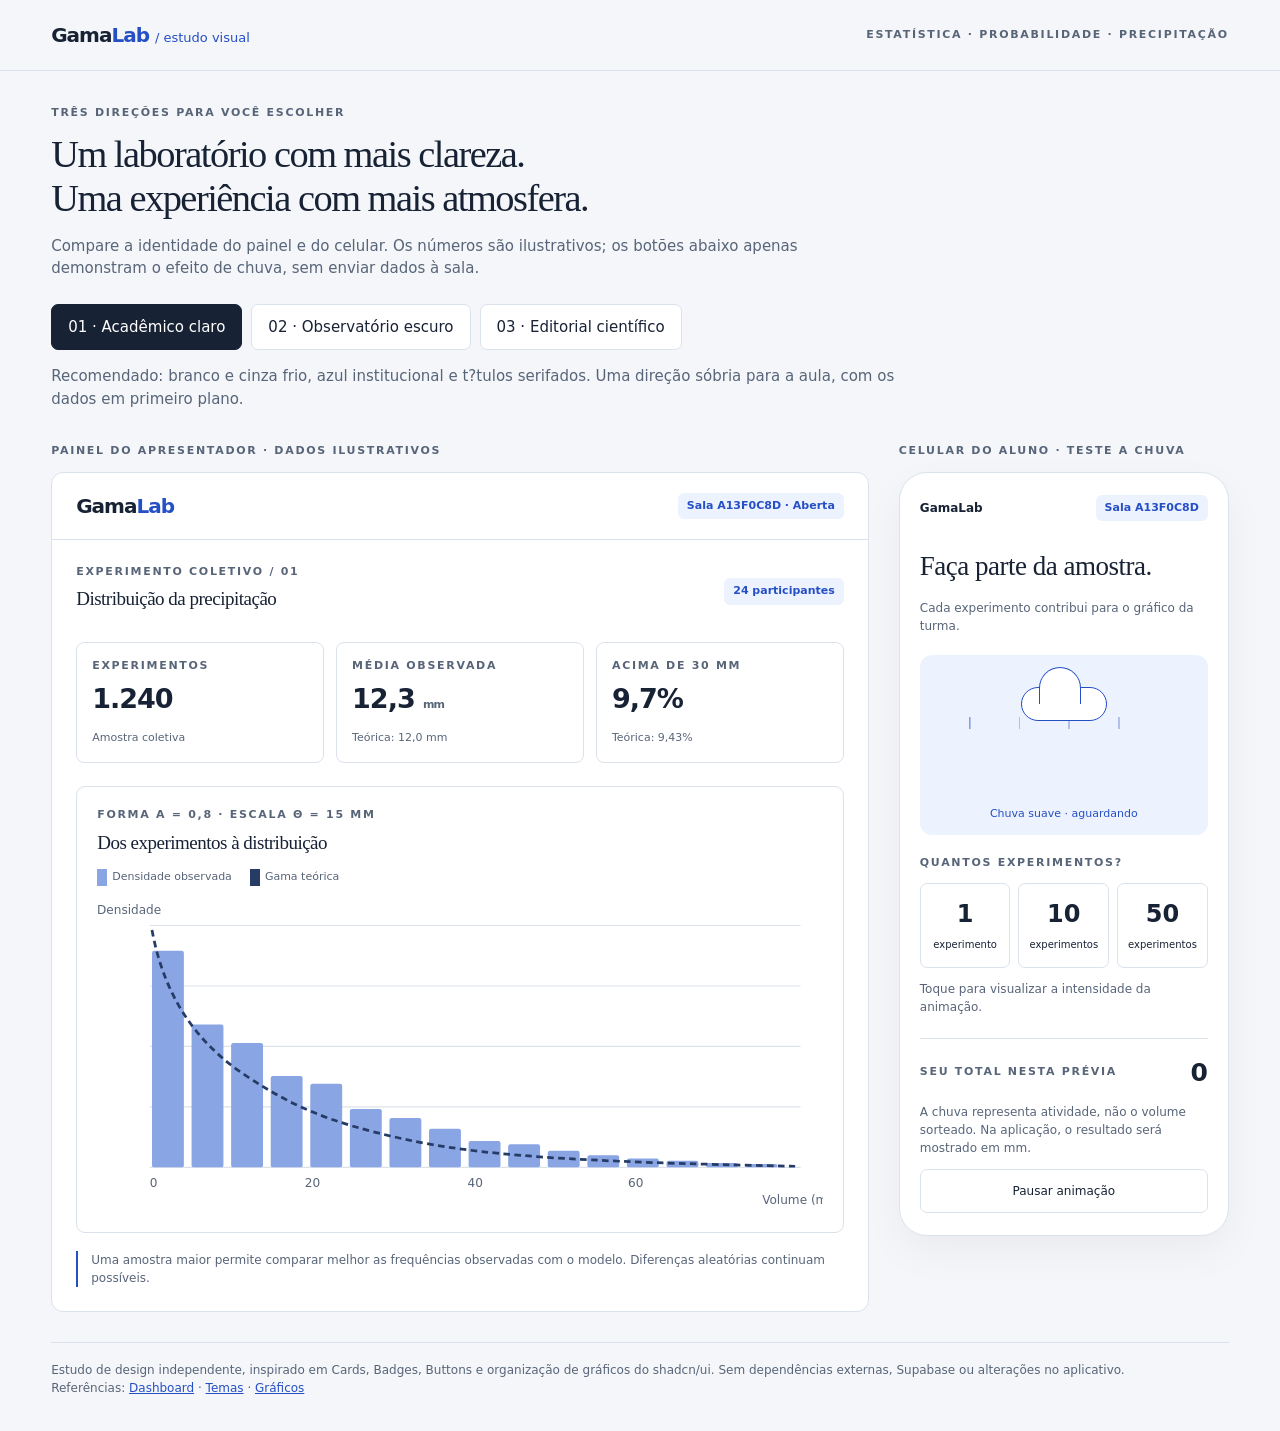
<file: design/propostas.html>
<!doctype html>
<html lang="pt-BR">
<meta charset="utf-8"><meta name="viewport" content="width=device-width,initial-scale=1">
<title>GamaLab — propostas de identidade</title>
<style>
:root{--bg:#f4f6f9;--card:#fff;--ink:#182235;--muted:#586579;--line:#dce2eb;--accent:#254fc5;--soft:#edf2ff;--bar:#8aa5e4;--curve:#263c67}*{box-sizing:border-box}body{margin:0;background:var(--bg);color:var(--ink);font:15px/1.5 system-ui,sans-serif;transition:background .3s,color .3s}body[data-theme=dark]{--bg:#10151d;--card:#181f29;--ink:#eef2f8;--muted:#a5b1c2;--line:#344050;--accent:#a6c2ff;--soft:#25334b;--bar:#6288c9;--curve:#e2c397}body[data-theme=paper]{--bg:#efede7;--card:#faf9f5;--ink:#272f2b;--muted:#60685f;--line:#d6d8cd;--accent:#315a48;--soft:#e8eee6;--bar:#8ba994;--curve:#7a4a35}button{font:inherit;cursor:pointer;border:1px solid var(--line);border-radius:7px;background:var(--card);color:var(--ink);padding:11px 16px;min-height:44px}button:focus-visible,a:focus-visible{outline:3px solid var(--accent);outline-offset:4px}button[aria-pressed=true]{background:var(--ink);color:var(--card);border-color:var(--ink)}header{padding:20px 4vw;border-bottom:1px solid var(--line);display:flex;justify-content:space-between;align-items:center}.brand{font-size:20px;font-weight:750;letter-spacing:-1px}.brand span{color:var(--accent)}.label{font-size:11px;letter-spacing:1.7px;text-transform:uppercase;color:var(--muted);font-weight:650}main{max-width:1380px;margin:auto;padding:34px 4vw}h1{font-size:clamp(28px,3vw,42px);letter-spacing:-1.5px;line-height:1.15;margin:10px 0}h1,h2{font-family:Georgia,"Times New Roman",serif;font-weight:500}h2{font-size:19px;letter-spacing:-.5px;margin:5px 0}p{color:var(--muted)}.intro{max-width:820px}.themes{display:flex;gap:9px;flex-wrap:wrap;margin:24px 0 12px}.description{min-height:48px;max-width:880px}.layout{display:grid;grid-template-columns:minmax(0,1fr) 330px;gap:30px;align-items:start;margin-top:30px}.desktop{border:1px solid var(--line);border-radius:12px;background:var(--card);overflow:hidden}.chrome{display:flex;justify-content:space-between;padding:18px 24px;border-bottom:1px solid var(--line);align-items:center}.badge{background:var(--soft);color:var(--accent);padding:5px 9px;border-radius:6px;font-size:11px;font-weight:650}.dashboard{padding:24px}.heading{display:flex;justify-content:space-between;gap:10px;align-items:center}.stats{display:grid;grid-template-columns:repeat(3,1fr);gap:12px;margin:23px 0}.stat{border:1px solid var(--line);padding:15px;border-radius:8px}.stat strong{display:block;font-size:27px;letter-spacing:-1px;font-variant-numeric:tabular-nums;margin:5px 0}.stat small{font-size:11px;color:var(--muted)}.chart{border:1px solid var(--line);padding:20px;border-radius:9px}.legend{display:flex;gap:18px;font-size:11px;color:var(--muted);margin:12px 0}.legend span:first-child{border-left:10px solid var(--bar);padding-left:5px}.legend span+span{border-left:10px solid var(--curve);padding-left:5px}svg{width:100%;height:auto}svg text{fill:var(--muted);font:11px system-ui}.note{margin-top:18px;border-left:2px solid var(--accent);padding-left:13px;font-size:12px;color:var(--muted)}.phone{background:var(--card);border:1px solid var(--line);border-radius:28px;padding:22px 20px;box-shadow:0 16px 42px #0000000c}.phone-head{display:flex;justify-content:space-between;align-items:center;font-size:12px}.phone h2{font-size:27px;margin-top:25px}.phone p{font-size:12px}.weather{height:180px;position:relative;overflow:hidden;background:var(--soft);border-radius:12px;margin:20px 0}.cloud{position:absolute;top:32px;left:calc(50% - 43px);width:86px;height:34px;border:1.5px solid var(--accent);border-radius:30px;background:var(--card);z-index:2}.cloud:before{content:"";position:absolute;width:40px;height:36px;top:-21px;left:17px;border:1.5px solid var(--accent);border-bottom:0;border-radius:40px 40px 0 0;background:var(--card)}.drop{position:absolute;top:62px;left:var(--x);height:12px;width:1.5px;background:var(--accent);opacity:.3;animation:rain var(--speed,1.8s) linear infinite;animation-delay:var(--delay)}@keyframes rain{from{transform:translate(0,0);opacity:0}25%{opacity:.5}to{transform:translate(-14px,85px);opacity:0}}.weather-label{position:absolute;bottom:12px;width:100%;text-align:center;font-size:11px;color:var(--accent)}.lots{display:grid;grid-template-columns:repeat(3,1fr);gap:8px}.lots button{padding:12px 4px}.lots strong{display:block;font-size:24px}.lots small{font-size:10px}.phone-total{border-top:1px solid var(--line);margin-top:20px;padding-top:15px;display:flex;justify-content:space-between;align-items:center}.phone-total strong{font-size:25px}.feedback{min-height:38px}footer{border-top:1px solid var(--line);margin-top:30px;padding-top:18px;color:var(--muted);font-size:12px}a{color:var(--accent)}body[data-theme=paper] h1,body[data-theme=paper] h2{font-family:Georgia,serif;font-weight:500}body[data-theme=paper] .desktop{border-radius:2px}@media(max-width:1000px){.layout{grid-template-columns:1fr}.phone{max-width:360px;width:100%;margin:auto}}@media(max-width:550px){.stats{grid-template-columns:1fr}.stat{display:flex;justify-content:space-between;align-items:center;gap:8px}.stat strong{font-size:23px}.stat small{display:none}.dashboard{padding:14px}.chrome{padding:14px}.heading{align-items:start}.heading .badge{display:none}.chart{padding:12px}header>.label{display:none}}@media(prefers-reduced-motion:reduce){*,*:before{animation:none!important;transition:none!important}.drop{top:90px;opacity:.35}}
</style>
<body data-theme="light">
<header><div class="brand">Gama<span>Lab</span> <span style="font-weight:400;font-size:13px;letter-spacing:0">/ estudo visual</span></div><div class="label">Estatística · Probabilidade · Precipitação</div></header>
<main><div class="intro"><div class="label">Três direções para você escolher</div><h1>Um laboratório com mais clareza.<br>Uma experiência com mais atmosfera.</h1><p>Compare a identidade do painel e do celular. Os números são ilustrativos; os botões abaixo apenas demonstram o efeito de chuva, sem enviar dados à sala.</p></div>
<div class="themes" role="group" aria-label="Proposta visual"><button data-theme="light" aria-pressed="true">01 · Acadêmico claro</button><button data-theme="dark" aria-pressed="false">02 · Observatório escuro</button><button data-theme="paper" aria-pressed="false">03 · Editorial científico</button></div>
<p class="description" id="description">Recomendado: branco e cinza frio, azul institucional e t?tulos serifados. Uma direção sóbria para a aula, com os dados em primeiro plano.</p>
<div class="layout"><section aria-label="Proposta do painel do apresentador"><div class="label" style="margin-bottom:12px">Painel do apresentador · dados ilustrativos</div><div class="desktop"><div class="chrome"><div class="brand">Gama<span>Lab</span></div><span class="badge">Sala A13F0C8D · Aberta</span></div><div class="dashboard"><div class="heading"><div><div class="label">Experimento coletivo / 01</div><h2>Distribuição da precipitação</h2></div><span class="badge">24 participantes</span></div><div class="stats"><div class="stat"><div class="label">Experimentos</div><strong>1.240</strong><small>Amostra coletiva</small></div><div class="stat"><div class="label">Média observada</div><strong>12,3 <small>mm</small></strong><small>Teórica: 12,0 mm</small></div><div class="stat"><div class="label">Acima de 30 mm</div><strong>9,7%</strong><small>Teórica: 9,43%</small></div></div><div class="chart"><div class="label">Forma α = 0,8 · Escala θ = 15 mm</div><h2>Dos experimentos à distribuição</h2><div class="legend"><span>Densidade observada</span><span>Gama teórica</span></div><svg viewBox="0 0 660 280" role="img" aria-label="Esboço ilustrativo de histograma assimétrico, com volumes menores mais frequentes. Não calculado a partir dos números apresentados."><g stroke="var(--line)"><path d="M48 25H640 M48 80H640 M48 135H640 M48 190H640 M48 245H640"/></g><text x="0" y="15">Densidade</text><g fill="var(--bar)" id="bars"></g><path d="M50 29 C62 95 95 135 136 162 S210 204 278 219 S431 240 635 244" fill="none" stroke="var(--curve)" stroke-width="2.5" stroke-dasharray="6 4"/><text x="48" y="263">0</text><text x="189" y="263">20</text><text x="337" y="263">40</text><text x="483" y="263">60</text><text x="605" y="278">Volume (mm)</text></svg></div><div class="note">Uma amostra maior permite comparar melhor as frequências observadas com o modelo. Diferenças aleatórias continuam possíveis.</div></div></div></section>
<section aria-label="Proposta de participação pelo celular"><div class="label" style="margin-bottom:12px">Celular do aluno · teste a chuva</div><div class="phone"><div class="phone-head"><b>GamaLab</b><span class="badge">Sala A13F0C8D</span></div><h2>Faça parte da amostra.</h2><p>Cada experimento contribui para o gráfico da turma.</p><div class="weather" aria-hidden="true"><div class="cloud"></div><div id="rain"></div><div class="weather-label" id="rain-label">Chuva suave · aguardando</div></div><div class="label" style="margin-bottom:12px">Quantos experimentos?</div><div class="lots"><button data-n="1"><strong>1</strong><small>experimento</small></button><button data-n="10"><strong>10</strong><small>experimentos</small></button><button data-n="50"><strong>50</strong><small>experimentos</small></button></div><p class="feedback" id="feedback" role="status" aria-live="polite">Toque para visualizar a intensidade da animação.</p><div class="phone-total"><span class="label">Seu total nesta prévia</span><strong id="total">0</strong></div><p>A chuva representa atividade, não o volume sorteado. Na aplicação, o resultado será mostrado em mm.</p><button id="motion" aria-pressed="false" style="width:100%;font-size:12px">Pausar animação</button></div></section></div>
<footer>Estudo de design independente, inspirado em Cards, Badges, Buttons e organização de gráficos do shadcn/ui. Sem dependências externas, Supabase ou alterações no aplicativo.<br>Referências: <a href="https://ui.shadcn.com/blocks?category=dashboard">Dashboard</a> · <a href="https://ui.shadcn.com/docs/theming">Temas</a> · <a href="https://ui.shadcn.com/docs/components/base/chart">Gráficos</a></footer></main>
<script>
const descriptions={light:'Recomendado: branco e cinza frio, azul institucional e t?tulos serifados. Uma direção sóbria para a aula, com os dados em primeiro plano.',dark:'Grafite, azul acinzentado e curva em tom areia. Atmosfera de observatório, com brilho contido. Vale conferir a legibilidade no projetor da sala.',paper:'Papel claro, verde profundo e títulos serifados. Uma direção próxima de publicações científicas, com linguagem visual mais editorial.'};
document.querySelectorAll('button[data-theme]').forEach(button=>button.addEventListener('click',()=>{document.body.dataset.theme=button.dataset.theme;document.querySelectorAll('button[data-theme]').forEach(b=>b.setAttribute('aria-pressed',String(b===button)));document.getElementById('description').textContent=descriptions[button.dataset.theme]}));
document.getElementById('bars').innerHTML=[197,130,113,83,76,53,45,35,24,21,15,11,8,6,4,3].map((h,i)=>`<rect x="${50+i*36}" y="${245-h}" width="29" height="${h}" rx="2"/>`).join('');
let total=0,timer,paused=false;const rain=document.getElementById('rain');
function weather(n,speed){rain.innerHTML=Array.from({length:n},(_,i)=>`<i class="drop" style="--x:${17+(i*17.3)%69}%;--delay:-${(i*.37)%2}s;--speed:${speed}s;animation-play-state:${paused?'paused':'running'}"></i>`).join('')}
weather(5,1.8);
document.querySelectorAll('[data-n]').forEach(button=>button.addEventListener('click',()=>{const n=Number(button.dataset.n);total+=n;document.getElementById('total').textContent=total;weather(n===50?42:n===10?18:8,n===50?.65:n===10?1:1.5);document.getElementById('rain-label').textContent=n===50?'Chuva intensa · lote de 50':n===10?'Chuva moderada · lote de 10':'Chuva leve · 1 experimento';document.getElementById('feedback').textContent=`Prévia de ${n} experimento(s). Nenhum dado foi enviado.`;clearTimeout(timer);timer=setTimeout(()=>{weather(5,1.8);document.getElementById('rain-label').textContent='Chuva suave · aguardando'},4000)}));
document.getElementById('motion').addEventListener('click',event=>{paused=!paused;event.currentTarget.setAttribute('aria-pressed',String(paused));event.currentTarget.textContent=paused?'Retomar animação':'Pausar animação';rain.querySelectorAll('.drop').forEach(drop=>drop.style.animationPlayState=paused?'paused':'running')});
</script></body></html>
</file>
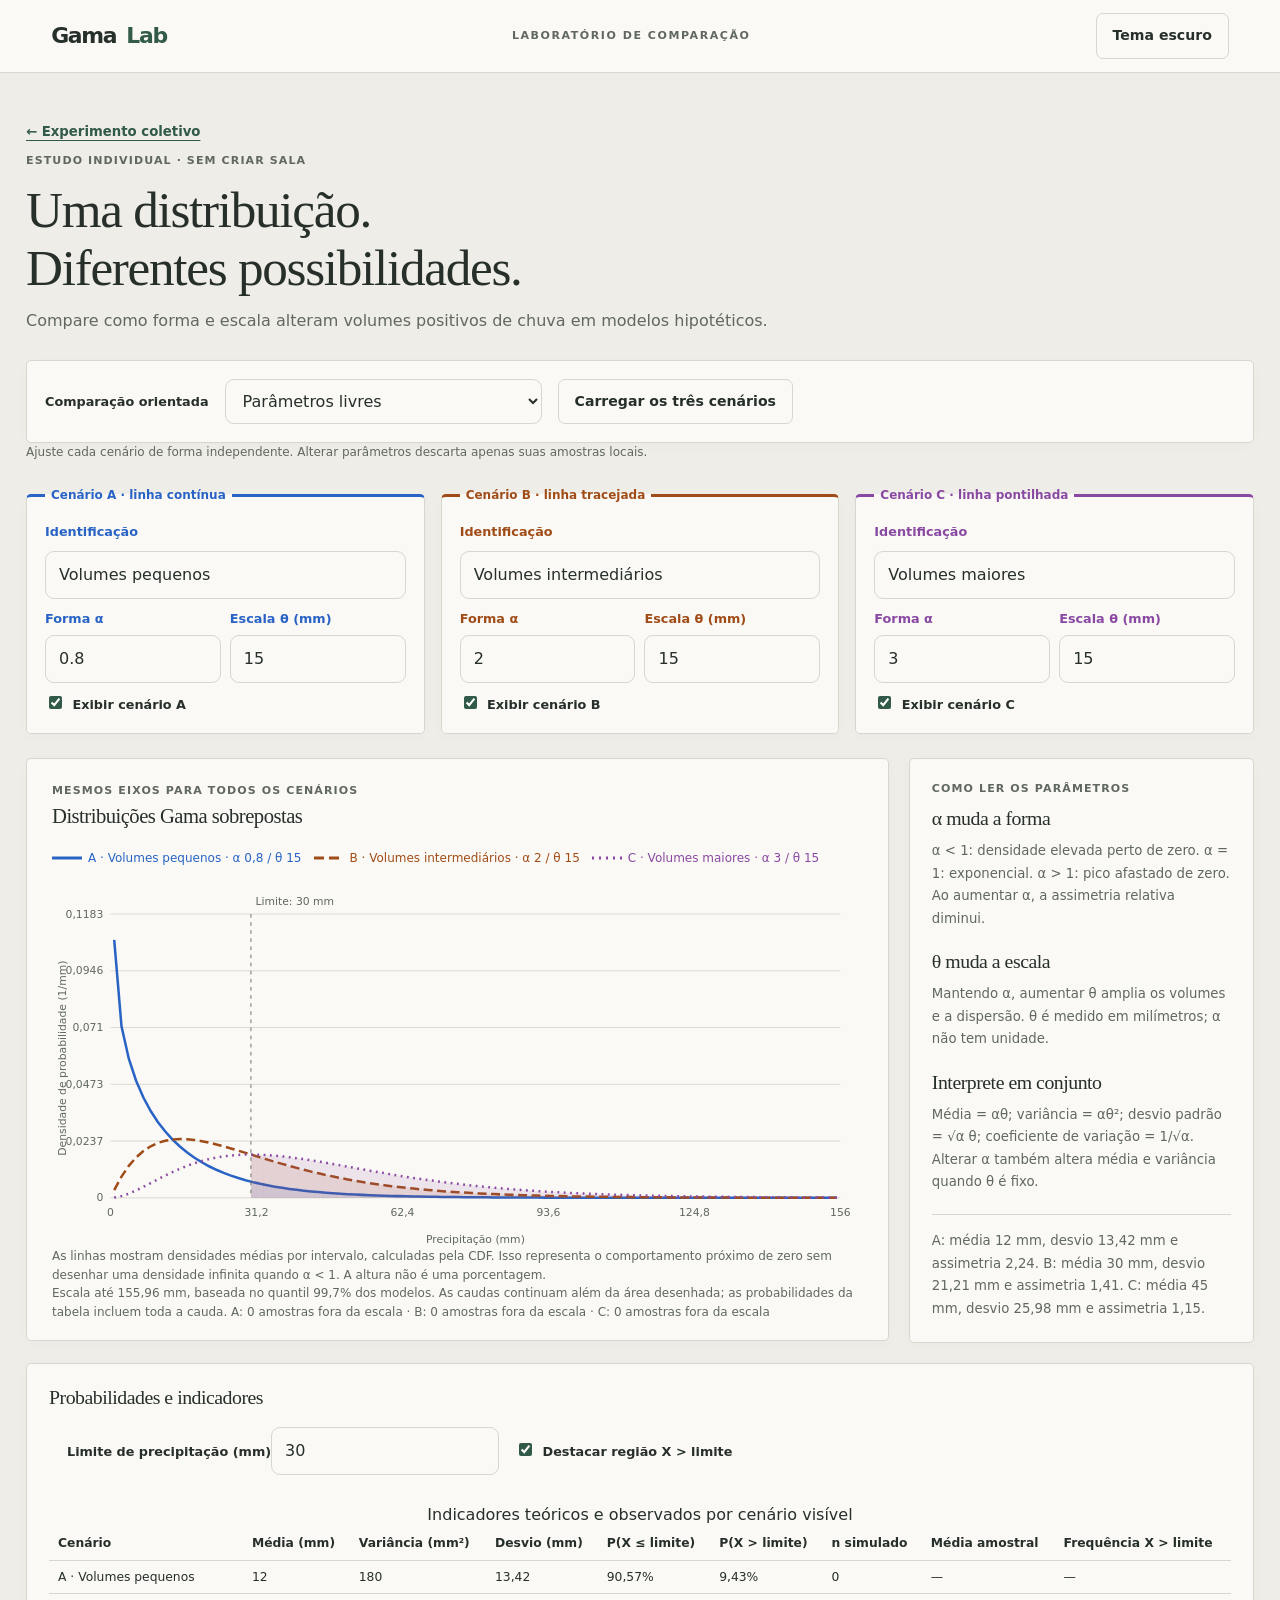
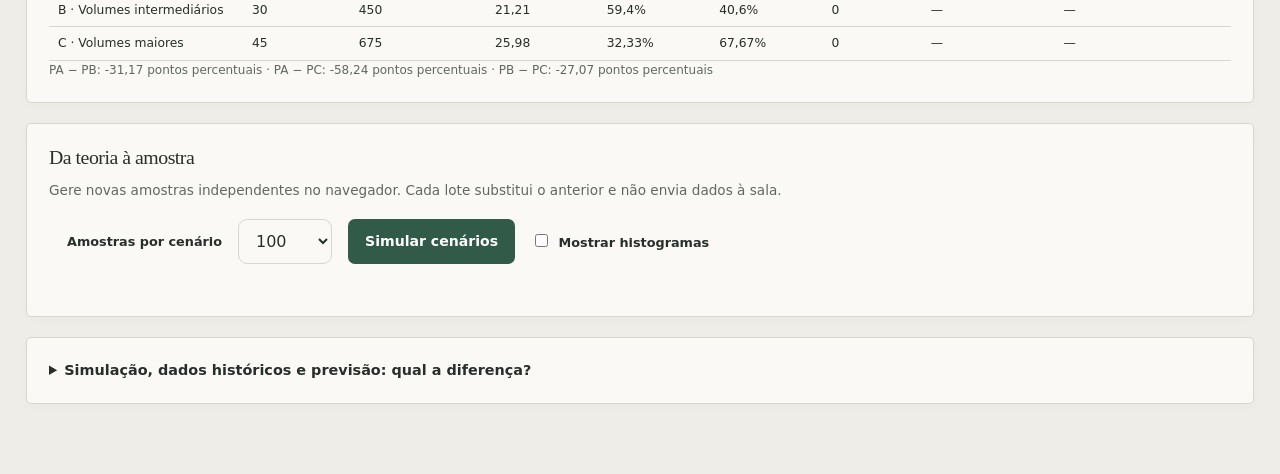
<file: docs/comparison.html>
<!doctype html>
<html lang="pt-BR"><head><meta charset="utf-8"><meta name="viewport" content="width=device-width,initial-scale=1"><meta name="theme-color" content="#efede7"><title>Laboratório de Comparação — GamaLab</title><link rel="stylesheet" href="styles.css"><script src="theme.js"></script><script defer src="gamma-math.js"></script><script defer src="comparison.js"></script></head>
<body><a class="skip" href="#conteudo">Ir para o conteúdo</a><header class="topbar"><a class="brand" href="./">Gama<span class="brand-accent">Lab</span></a><span class="top-caption">LABORATÓRIO DE COMPARAÇÃO</span><button id="theme-toggle" class="btn btn-outline" type="button" aria-pressed="false">Tema escuro</button></header>
<main id="conteudo" class="page-wrap comparison"><a class="text-link" href="./">← Experimento coletivo</a><div class="page-heading"><div><div class="micro">ESTUDO INDIVIDUAL · SEM CRIAR SALA</div><h1>Uma distribuição.<br>Diferentes possibilidades.</h1><p>Compare como forma e escala alteram volumes positivos de chuva em modelos hipotéticos.</p></div></div>
<section class="panel compare-toolbar" aria-label="Modos de comparação"><label for="compare-mode">Comparação orientada</label><select id="compare-mode"><option value="free">Parâmetros livres</option><option value="alpha">Variar α · manter θ constante</option><option value="theta">Variar θ · manter α constante</option><option value="mean">Mesma média · diferentes formas</option></select><div id="shared-wrap" hidden><label id="shared-label" for="shared-value">Valor comum</label><input id="shared-value" type="number" min="0.5" max="100" step="any" value="15"></div><button id="load-presets" class="btn btn-outline" type="button">Carregar os três cenários</button></section>
<p class="helper" id="mode-help">Ajuste cada cenário de forma independente. Alterar parâmetros descarta apenas suas amostras locais.</p>
<div id="scenario-controls" class="scenario-controls"></div>
<div class="compare-layout"><section class="panel chart-panel"><div class="chart-header"><div><div class="micro">MESMOS EIXOS PARA TODOS OS CENÁRIOS</div><h2>Distribuições Gama sobrepostas</h2></div></div><div id="compare-legend" class="compare-legend"></div><svg id="compare-chart" viewBox="0 0 900 400" role="img" aria-labelledby="compare-title compare-description"></svg><p class="helper">As linhas mostram densidades médias por intervalo, calculadas pela CDF. Isso representa o comportamento próximo de zero sem desenhar uma densidade infinita quando α &lt; 1. A altura não é uma porcentagem.</p><p class="helper" id="range-note"></p></section>
<aside class="panel parameter-notes"><div class="micro">COMO LER OS PARÂMETROS</div><h2>α muda a forma</h2><p>α &lt; 1: densidade elevada perto de zero. α = 1: exponencial. α &gt; 1: pico afastado de zero. Ao aumentar α, a assimetria relativa diminui.</p><h2>θ muda a escala</h2><p>Mantendo α, aumentar θ amplia os volumes e a dispersão. θ é medido em milímetros; α não tem unidade.</p><h2>Interprete em conjunto</h2><p>Média = αθ; variância = αθ²; desvio padrão = √α θ; coeficiente de variação = 1/√α. Alterar α também altera média e variância quando θ é fixo.</p><p id="comparison-summary" role="status" aria-live="polite"></p></aside></div>
<section class="panel probability-panel"><h2>Probabilidades e indicadores</h2><div class="compare-toolbar"><div><label for="compare-limit">Limite de precipitação (mm)</label><input id="compare-limit" type="number" min="0" max="10000" step="any" value="30"></div><label><input id="show-tail" type="checkbox" checked> Destacar região X &gt; limite</label></div><div class="table-scroll"><table><caption>Indicadores teóricos e observados por cenário visível</caption><thead><tr><th scope="col">Cenário</th><th scope="col">Média (mm)</th><th scope="col">Variância (mm²)</th><th scope="col">Desvio (mm)</th><th scope="col">P(X ≤ limite)</th><th scope="col">P(X &gt; limite)</th><th scope="col">n simulado</th><th scope="col">Média amostral</th><th scope="col">Frequência X &gt; limite</th></tr></thead><tbody id="compare-stats"></tbody></table></div><p id="probability-differences" class="helper"></p></section>
<section class="panel simulation-panel"><h2>Da teoria à amostra</h2><p>Gere novas amostras independentes no navegador. Cada lote substitui o anterior e não envia dados à sala.</p><div class="compare-toolbar"><label for="sample-size">Amostras por cenário</label><select id="sample-size"><option value="100">100</option><option value="1000">1.000</option><option value="5000">5.000</option></select><button id="simulate-comparison" class="btn btn-primary" type="button">Simular cenários</button><label><input id="show-histograms" type="checkbox"> Mostrar histogramas</label></div><p id="simulation-status" role="status" aria-live="polite"></p></section>
<details class="panel science-notes"><summary>Simulação, dados históricos e previsão: qual a diferença?</summary><p>Aqui usamos dados artificiais, não observações meteorológicas. O modelo representa volumes positivos em dias chuvosos, sem dias secos ou totais mensais.</p><p>Em uma análise histórica, seria necessário obter registros reais, estimar os parâmetros e validar o ajuste. Probabilidades futuras exigem que as hipóteses continuem adequadas. A distribuição Gama, isoladamente, não prevê se choverá amanhã nem o volume exato.</p></details>
</main></body></html>
</file>
<file: docs/styles.css>
*{box-sizing:border-box}html{scroll-behavior:smooth}body{margin:0;background:var(--bg);font:16px/1.5 system-ui,-apple-system,Segoe UI,Roboto,Arial,sans-serif;color:var(--text)}button,input,select{font:inherit}button{cursor:pointer}button:disabled{opacity:.48;cursor:not-allowed}.screen[hidden], [hidden]{display:none!important}h1,h2,p{margin:0}h1,h2{font-family:Georgia,"Times New Roman",serif;font-weight:500;line-height:1.15;letter-spacing:-.025em}h1{font-size:clamp(2.6rem,5vw,4.7rem);font-weight:500}h2{font-size:1.24rem}p{color:var(--muted)}.micro{color:var(--muted);letter-spacing:.13em;font-weight:780;font-size:.69rem}.page-wrap{max-width:1360px;padding:46px 26px 70px;margin:0 auto}.topbar{height:73px;display:flex;align-items:center;justify-content:space-between;gap:18px;border-bottom:1px solid var(--stroke);padding:0 clamp(20px,4vw,56px);background:var(--panel)}.brand{text-decoration:none;color:var(--text);font-size:1.37rem;letter-spacing:-.06em;font-weight:850;display:flex;align-items:center;gap:10px;white-space:nowrap}.brand-icon{width:30px;height:30px;display:grid;place-items:center;border-radius:10px;background:var(--bg-light);color:var(--green);font-size:1.25rem}.brand-accent,.gradient{color:var(--green)}.top-caption{font-size:.69rem;letter-spacing:.14em;font-weight:750;color:var(--muted)}.dot{padding:0 10px;color:var(--green)}.connection-tag{font-size:.72rem;color:var(--green);background:var(--bg-light);border:1px solid var(--stroke);border-radius:50px;padding:8px 12px;white-space:nowrap}.eyebrow{font-size:.7rem;letter-spacing:.13em;font-weight:800;color:var(--green);display:flex;align-items:center;gap:10px}.live-dot{width:7px;height:7px;border-radius:100%;display:inline-block;background:var(--green);box-shadow:none}.hero{padding:47px 0 46px;max-width:760px}.hero h1{margin:19px 0 23px}.hero-text{font-size:1.16rem;line-height:1.65;max-width:670px}.landing-grid{display:grid;grid-template-columns:repeat(2,minmax(0,1fr));gap:18px}.panel{background:var(--panel);border:1px solid var(--stroke);border-radius:10px;box-shadow:var(--shadow)}.option-panel{padding:34px;display:flex;flex-direction:column;gap:15px}.option-panel p{min-height:52px}.option-icon{width:54px;height:54px;display:grid;place-items:center;background:var(--bg-light);border:1px solid var(--stroke);border-radius:16px;font-size:1.65rem;color:var(--green)}.option-panel:nth-child(2) .option-icon{color:var(--blue);background:var(--bg-light);border-color:var(--stroke)}.stack-form{display:flex;flex-direction:column;gap:9px}.option-panel .stack-form{margin-top:auto;padding-top:10px}.stack-form label,.config-card label{font-size:.77rem;font-weight:720;color:var(--text)}input,select{border-radius:9px;outline:none;background:var(--panel);border:1px solid var(--stroke);color:var(--text);width:100%;padding:11px 13px;min-height:43px}input:focus-visible,select:focus-visible,button:focus-visible,a:focus-visible,summary:focus-visible{outline:3px solid var(--orange);outline-offset:3px}.btn{min-height:45px;display:inline-flex;align-items:center;justify-content:center;gap:12px;border-radius:10px;border:1px solid transparent;padding:11px 16px;font-size:.88rem;font-weight:760;transition:background .15s,transform .15s;text-decoration:none}.btn:hover:not(:disabled){transform:translateY(-1px)}.btn-primary{background:var(--green);color:var(--primary-text)}.btn-primary:hover:not(:disabled){background:var(--accent-hover)}.btn-outline{background:rgba(255,255,255,.02);color:var(--text);border-color:var(--stroke)}.btn-outline:hover:not(:disabled){background:var(--bg-light)}.btn-danger{border-color:var(--danger-border);color:var(--danger-text);background:var(--danger-bg)}.btn-danger:hover:not(:disabled){background:var(--danger-bg)}.btn-small{padding:9px 12px;min-height:38px;font-size:.76rem}.landing-footer{display:flex;justify-content:space-between;gap:12px;align-items:center;color:var(--muted);font-size:.79rem;margin-top:26px}.text-link{border:0;background:none;padding:9px 0;color:var(--green);font-size:.83rem;font-weight:700;text-decoration:underline;text-underline-offset:4px}.setup-warning{background:var(--warning-bg);border:1px solid var(--warning-border);color:var(--warning-text);padding:16px;border-radius:12px;margin-top:20px;font-size:.89rem}.skip{position:absolute;left:10px;top:-120px;padding:10px;background:var(--green);color:var(--bg);z-index:99}.skip:focus{top:7px}.page-heading{display:flex;justify-content:space-between;align-items:end;gap:18px;margin:10px 0 27px}.page-heading h1{font-size:clamp(2.15rem,3.6vw,3.5rem);margin:11px 0}.subhead{font-size:.89rem}.session-control{display:flex;align-items:center;gap:13px}.pill{font-size:.69rem;font-weight:750;display:inline-flex;align-items:center;padding:6px 10px;border-radius:30px;white-space:nowrap}.pill-open{color:var(--success-text);background:var(--success-bg)}.pill-closed{color:var(--danger-text);background:var(--danger-bg)}.host-layout{display:grid;grid-template-columns:270px minmax(0,1fr);gap:20px;align-items:start}.host-sidebar{display:flex;flex-direction:column;gap:18px}.invite-card,.config-card{padding:20px}.invite-card h2{margin:8px 0 18px}.qr-block{background:white;width:184px;height:184px;max-width:100%;padding:8px;border-radius:11px;margin:0 auto 18px;display:flex;align-items:center;justify-content:center;color:#172332;text-align:center;font-size:.73rem;overflow:hidden}.qr-block img,.qr-block canvas{width:100%!important;height:100%!important;object-fit:contain}.center{text-align:center}.room-code{font-size:1.95rem;letter-spacing:.16em;text-align:center;font-weight:850;margin:4px 0 14px;font-variant-numeric:tabular-nums}.helper{font-size:.75rem;line-height:1.55;color:var(--muted)}.config-card h2{font-size:1.06rem}.section-header{display:flex;align-items:center;justify-content:space-between;gap:8px;margin-bottom:16px}.field-row{display:grid;grid-template-columns:1fr 1fr;gap:9px}.field-row>div{min-width:0;display:flex;flex-direction:column;gap:7px}.config-card label{display:block;margin-bottom:5px}.subtle-rule{border-top:1px solid var(--stroke);margin:17px 0}.dashboard{min-width:0}.stats-grid{display:grid;grid-template-columns:repeat(3,minmax(0,1fr));gap:13px;margin-bottom:18px}.stat-card{padding:20px;min-width:0;border-radius:15px;border:1px solid var(--stroke);background:var(--panel);display:flex;flex-direction:column;gap:7px}.stat-card strong{font-size:clamp(1.4rem,2.5vw,2.35rem);font-weight:800;letter-spacing:-.045em;font-variant-numeric:tabular-nums}.stat-card:nth-child(2) strong{color:var(--green)}.stat-card:nth-child(3) strong{color:var(--orange)}.stat-card span{font-size:.75rem;color:var(--muted)}.chart-panel{padding:24px 25px 18px;min-width:0}.chart-header{display:flex;justify-content:space-between;align-items:start;gap:12px}.chart-header h2{font-size:1.29rem;margin-top:6px}.chart-legend{display:flex;align-items:center;gap:17px;flex-wrap:wrap;margin-top:5px;font-size:.72rem;color:var(--muted)}.chart-legend span{display:flex;align-items:center;gap:7px}.swatch{width:13px;height:8px;display:inline-block;border-radius:2px}.swatch-bars{background:var(--chart-bars)}.swatch-line{height:3px;background:var(--orange)}.chart-frame{width:100%;min-height:240px;margin:18px 0 4px}.chart-frame svg{display:block;width:100%;height:auto;overflow:visible}.chart-note{font-size:.8rem;color:var(--muted);line-height:1.6;margin-top:10px}.accessible-data{margin-top:15px;color:var(--text);font-size:.79rem;border-top:1px solid var(--stroke);padding-top:12px}summary{cursor:pointer;font-weight:700}.table-scroll{max-height:240px;overflow:auto;margin-top:10px}table{width:100%;border-collapse:collapse}th,td{padding:7px 9px;border-bottom:1px solid var(--stroke);text-align:left;font-variant-numeric:tabular-nums}th{font-size:.75rem;color:var(--text)}.dashboard-bottom{display:grid;grid-template-columns:1.7fr 1fr;gap:15px;margin-top:16px}.explain-card,.second-stat{padding:22px}.explain-card h2{font-size:1.04rem;margin:8px 0}.explain-card p{font-size:.81rem;line-height:1.7}.second-stat strong{font-size:2.1rem;color:var(--orange);display:block;margin:9px 0;font-variant-numeric:tabular-nums}.host-actions{display:flex;gap:10px;margin-top:16px}.mini-tag{margin-left:8px;background:var(--warning-bg);color:var(--warning-text);padding:4px 7px;border-radius:6px;font-size:.58rem}.student-wrap{max-width:580px}.student-heading{text-align:center;padding:31px 0 26px}.student-heading h1{margin:11px 0 9px}.student-heading .eyebrow{justify-content:center}.student-heading p{font-size:.92rem}.student-main{padding:24px}.student-room-line{display:flex;justify-content:space-between;align-items:center;gap:10px;font-size:.84rem;color:var(--muted)}.student-room-line strong{letter-spacing:.12em;color:var(--text)}.student-weather{display:flex;gap:16px;align-items:center;padding:24px 0;border-bottom:1px solid var(--stroke)}.student-weather>span{font-size:3.9rem;color:var(--green);line-height:1}.student-weather strong{display:block;font-size:2.65rem;letter-spacing:-.04em}.student-main h2{font-size:1.03rem;margin:22px 0 14px}.student-buttons{display:grid;grid-template-columns:repeat(3,1fr);gap:10px}.simulation-button{background:var(--panel);border:1px solid var(--stroke);border-radius:13px;color:var(--text);display:flex;flex-direction:column;align-items:center;gap:2px;padding:16px 7px;min-height:100px}.simulation-button strong{font-size:2rem;font-variant-numeric:tabular-nums}.simulation-button span{font-size:.7rem}.simulation-button.popular{background:var(--bg-light);border-color:var(--green)}.simulation-button:hover:not(:disabled){background:var(--bg-light)}.simulation-button.popular:hover:not(:disabled){background:var(--stroke)}.feedback{font-size:.78rem;padding:12px 0;min-height:48px}.student-totals{display:grid;grid-template-columns:1fr 1fr;gap:12px}.student-totals>div{padding:15px;border:1px solid var(--stroke);background:var(--panel-2);border-radius:12px;display:flex;flex-direction:column;gap:4px}.student-totals strong{font-size:1.8rem;color:var(--green);font-variant-numeric:tabular-nums}.student-totals span{font-size:.69rem;color:var(--muted)}.student-about{border-top:1px solid var(--stroke);padding:16px 0;margin-top:18px;font-size:.82rem}.student-about p{margin-top:8px}.toast{position:fixed;right:20px;bottom:24px;max-width:360px;background:var(--panel);color:var(--text);border:1px solid var(--stroke);padding:14px 18px;border-radius:12px;z-index:10;box-shadow:var(--shadow);font-size:.84rem}
@media(max-width:1080px){.host-layout{grid-template-columns:230px minmax(0,1fr)}.invite-card,.config-card{padding:15px}.stats-grid{gap:8px}.stat-card{padding:13px}.top-caption{display:none}.chart-panel{padding:17px}}
@media(max-width:810px){.host-layout{display:flex;flex-direction:column}.host-sidebar{display:grid;grid-template-columns:1fr 1fr;width:100%;align-items:start}.invite-card,.config-card{height:100%}.dashboard{width:100%}.page-heading{align-items:start}.page-heading h1{font-size:2.45rem}}
@media(max-width:610px){.page-wrap{padding:24px 15px 46px}.topbar{height:61px;padding:0 16px}.brand{font-size:1.12rem}.connection-tag{font-size:.62rem}.hero{padding:25px 0}.hero h1{font-size:2.65rem}.hero-text{font-size:.99rem}.landing-grid,.host-sidebar,.stats-grid,.dashboard-bottom{grid-template-columns:1fr}.option-panel{padding:25px}.option-panel p{min-height:0}.landing-footer{flex-direction:column;align-items:flex-start}.page-heading{flex-direction:column}.page-heading h1{font-size:2.45rem}.host-sidebar{display:grid;grid-template-columns:1fr}.invite-card{display:none}.config-card{height:auto}.stats-grid{display:grid;grid-template-columns:1fr 1fr}.stats-grid .stat-card:first-child{grid-column:1/-1}.chart-header{flex-direction:column}.chart-panel{padding:16px 13px}.chart-frame{min-height:180px}.student-main{padding:18px}.student-buttons{gap:7px}.simulation-button{min-height:94px}.student-weather strong{font-size:2.2rem}.host-actions{flex-wrap:wrap}}
@media(prefers-reduced-motion:reduce){*,*::before,*::after{scroll-behavior:auto!important;transition:none!important;animation:none!important}}

.share-url{display:block;text-align:center;color:var(--green);font-size:.7rem;overflow-wrap:anywhere;margin-bottom:13px;text-underline-offset:3px}
/* Academic light identity; serif headings, neutral data surfaces. */
.panel,.stat-card,.student-totals>div{border-radius:10px}
.micro{font-weight:650;letter-spacing:.1em}
.btn,.simulation-button{border-radius:7px}
.stat-card:nth-child(2) strong,.stat-card:nth-child(3) strong{color:var(--text)}
.skip{color:var(--primary-text)}.share-url{color:var(--green)}
:root{color-scheme:light;--bg:#efede7;--bg-light:#e8eee6;--panel:#faf9f5;--panel-2:#f1f2eb;--stroke:#d6d8cd;--text:#272f2b;--muted:#60685f;--green:#315a48;--teal:#315a48;--blue:#315a48;--orange:#7a4a35;--red:#a6303e;--accent-hover:#234333;--primary-text:#fff;--chart-bars:#6b9078;--chart-limit:#7656a1;--success-text:#29583b;--success-bg:#e3ede3;--danger-text:#962b39;--danger-bg:#f8e9e9;--danger-border:#dfb9bd;--warning-bg:#f5ecd8;--warning-text:#72521f;--warning-border:#d9c497;--shadow:0 3px 14px #272f2b05;--sky-top:#e4ebe4;--sky-bottom:#f4f3ec;--cloud:#fafbf5;--cloud-back:#cedbd1;--hill-back:#cad8c7;--hill-front:#b2c7b5;--water:#638b78}
:root[data-theme=dark]{color-scheme:dark;--bg:#10151d;--bg-light:#25334b;--panel:#181f29;--panel-2:#1e2835;--stroke:#344050;--text:#eef2f8;--muted:#a5b1c2;--green:#a6c2ff;--teal:#a6c2ff;--blue:#a6c2ff;--orange:#e2c397;--red:#ffadb7;--accent-hover:#c1d4ff;--primary-text:#10151d;--chart-bars:#6288c9;--chart-limit:#c4adf0;--success-text:#a3d7b5;--success-bg:#20392d;--danger-text:#ffadb7;--danger-bg:#422730;--danger-border:#70404b;--warning-bg:#3b3222;--warning-text:#e2c397;--warning-border:#655339;--shadow:0 3px 16px #00000012;--sky-top:#1c2c43;--sky-bottom:#263b4c;--cloud:#899fb7;--cloud-back:#4b637e;--hill-back:#2d4959;--hill-front:#365c67;--water:#86b0c7}
.top-actions{display:flex;align-items:center;gap:12px}
.btn-primary{color:var(--primary-text)}
.panel,.stat-card{border-radius:5px}
.brand-icon,.option-icon,.option-panel:nth-child(2) .option-icon{background:var(--bg-light);color:var(--green);border-color:var(--stroke)}
.swatch-line{height:0;border-top:3px dashed var(--orange);background:none;width:22px}
.student-heading{padding:18px 0 24px}
.weather-controls{display:flex;justify-content:flex-end}.weather-controls .text-link{font-size:.72rem;min-height:44px}
.weather-scene.is-paused .rain-drop{animation-play-state:paused}
.student-weather{padding:12px 0 20px;text-align:center;justify-content:center}.student-weather strong{font-family:Georgia,serif;font-weight:500;font-size:3rem}
.student-main h2{font-size:1.2rem}.simulation-button{background:var(--panel-2)}
@keyframes rain-fall{0%{transform:translate(0,0);opacity:0}15%{opacity:.65}85%{opacity:.55}100%{transform:translate(-12px,87px);opacity:0}}
@keyframes ripple{0%{transform:scale(.3);opacity:0}25%{opacity:.65}100%{transform:scale(1.8);opacity:0}}
@media(max-width:610px){.topbar{height:auto;min-height:65px;padding:12px 15px;gap:8px;flex-wrap:wrap}.top-actions{gap:8px;margin-left:auto}.top-actions .btn{padding:8px;font-size:.67rem}.connection-tag{max-width:145px;white-space:normal}.weather-scene{height:250px}.student-heading h1{font-size:2.7rem}.student-wrap{padding-top:16px}}
@media(max-width:360px){.top-actions .connection-tag{display:none}.weather-scene-heading{left:10px;right:10px}.weather-scene-heading .micro{font-size:.52rem}.rain-activity{font-size:.6rem}}
@media(prefers-reduced-motion:reduce){.rain-drop{animation:none!important;opacity:.45;top:58%}.weather-ripple{animation:none!important;opacity:.5}}
.sr-only{position:absolute;width:1px;height:1px;padding:0;margin:-1px;overflow:hidden;clip-path:inset(50%);white-space:nowrap;border:0}
.module-nav{display:flex;align-items:center;justify-content:space-between;gap:14px;padding-top:20px;padding-bottom:0;font-size:.8rem;color:var(--muted)}
.weather-scene{position:relative;height:180px!important;margin-top:22px;border:0;border-radius:12px;background:var(--bg-light);overflow:hidden;--rain-speed:1.9s}
.weather-cloud{position:absolute;top:34px;left:calc(50% - 43px);width:86px;height:34px;border:1px solid var(--green);border-radius:30px;background:var(--panel);z-index:1}
.weather-cloud::before{content:"";position:absolute;left:17px;top:-22px;width:40px;height:37px;border:1px solid var(--green);border-bottom:0;border-radius:40px 40px 0 0;background:var(--panel)}
#weather-rain{position:absolute;inset:0;pointer-events:none}
.rain-drop{position:absolute;top:65px;left:var(--x);width:1.5px;height:var(--length);background:var(--green);animation:rain-fall var(--rain-speed) linear infinite;animation-delay:var(--delay);opacity:0}
.rain-drop:nth-child(n+6){display:none}
.weather-scene[data-intensity="1"]{--rain-speed:1.35s}.weather-scene[data-intensity="1"] .rain-drop:nth-child(-n+10){display:block}
.weather-scene[data-intensity="10"]{--rain-speed:.9s}.weather-scene[data-intensity="10"] .rain-drop:nth-child(-n+24){display:block}
.weather-scene[data-intensity="50"]{--rain-speed:.55s}.weather-scene[data-intensity="50"] .rain-drop{display:block;width:2px}
.weather-caption{position:absolute;bottom:12px;left:0;width:100%;text-align:center;font-size:.68rem;color:var(--green)}
.student-main{border-radius:24px}.student-buttons .simulation-button{background:var(--panel);border-color:var(--stroke);min-height:84px}.student-buttons .simulation-button:hover:not(:disabled){background:var(--bg-light);border-color:var(--green)}
.weather-controls{justify-content:stretch}.weather-controls .text-link{width:100%;border:1px solid var(--stroke);border-radius:7px;text-decoration:none;margin-top:8px}
@media(max-width:610px){.student-wrap{padding-top:5px}.student-heading{text-align:left}.student-heading h1{font-size:2rem}.student-heading .eyebrow{justify-content:flex-start}.student-main{padding:20px}.student-weather strong{font-size:2rem}.student-main h2{font-family:inherit;text-transform:uppercase;font-size:.7rem;letter-spacing:.12em}.student-buttons strong{font-size:1.7rem}.module-nav{padding-top:14px;flex-wrap:wrap}}
:root{--compare-0:#2863c5;--compare-1:#a04c18;--compare-2:#8949a2}
:root[data-theme=dark]{--compare-0:#8bb7ff;--compare-1:#f2ba83;--compare-2:#d6a3f0}
.comparison h1{font-size:clamp(2.2rem,4vw,3.5rem)}.compare-toolbar{display:flex;align-items:center;flex-wrap:wrap;gap:16px;padding:18px}.compare-toolbar label,.scenario label{font-size:.8rem;font-weight:650}.compare-toolbar select,.compare-toolbar input[type=number]{width:auto;max-width:100%}.compare-toolbar input[type=checkbox],.visibility input{width:auto;min-height:0;margin-right:6px;accent-color:var(--green)}
.scenario-controls{display:grid;grid-template-columns:repeat(3,minmax(0,1fr));gap:16px;margin:24px 0}.scenario{padding:18px;min-width:0;margin:0;border-top:3px solid currentColor;display:flex;flex-direction:column;gap:10px}.scenario legend{font-size:.75rem;font-weight:700;padding:0 6px}.scenario input{color:var(--text)}.scenario .visibility{color:var(--text)}
.scenario-0{color:var(--compare-0)}.scenario-1{color:var(--compare-1)}.scenario-2{color:var(--compare-2)}
.compare-layout{display:grid;grid-template-columns:minmax(0,2.5fr) minmax(250px,1fr);gap:20px;align-items:start}.compare-legend{display:flex;gap:12px;flex-wrap:wrap;margin:20px 0;font-size:.75rem}.compare-legend span{display:flex;align-items:center;gap:6px}.compare-legend svg{flex-shrink:0}#compare-chart{width:100%;height:auto;display:block}#compare-chart text{fill:var(--muted);font:12px system-ui,sans-serif}.parameter-notes{padding:22px}.parameter-notes h2{margin:10px 0}.parameter-notes p{font-size:.83rem;line-height:1.7;margin-bottom:20px}.parameter-notes p:last-child{margin-bottom:0;border-top:1px solid var(--stroke);padding-top:15px}.probability-panel,.simulation-panel,.science-notes{padding:22px;margin-top:20px}.probability-panel .table-scroll{max-height:none}.comparison th,.comparison td{font-size:.77rem}.simulation-panel p,.science-notes p{font-size:.85rem;margin-top:12px}.science-notes summary{font-size:.9rem}
@media(max-width:1000px){.compare-layout{grid-template-columns:1fr}.parameter-notes{display:block}.compare-toolbar{gap:12px}}
@media(max-width:650px){.scenario-controls{grid-template-columns:1fr}.compare-toolbar{align-items:stretch;flex-direction:column}.compare-toolbar select,.compare-toolbar input[type=number]{width:100%}.compare-legend{flex-direction:column}.comparison .chart-panel{padding:16px 8px}.comparison th,.comparison td{white-space:nowrap}.comparison .page-heading{margin-top:25px}}
@media(prefers-reduced-motion:reduce){.rain-drop{animation:none!important;opacity:.4;top:95px}}
/* Participant view: shared dashboard identity, sized for touch and reading. */
.student-view #module-nav,.student-view .top-caption,.student-view .connection-tag{display:none}
.student-view .topbar{height:auto;min-height:64px;padding:12px max(16px,env(safe-area-inset-left));gap:12px}
.student-view .top-actions .btn{min-height:44px;font-size:.78rem;padding:10px 12px}
.student-wrap{max-width:520px;padding:24px 16px max(32px,env(safe-area-inset-bottom))}
.student-main{padding:24px;border-radius:10px;box-shadow:var(--shadow)}
.student-room-line{font-size:.8rem;flex-wrap:wrap;gap:10px}
.student-brand{font-family:Georgia,serif;font-weight:700;color:var(--green);font-size:1.1rem}
.student-code-badge{background:var(--bg-light);color:var(--green);border:1px solid var(--stroke);border-radius:6px;padding:6px 9px}
.student-room-line strong{color:inherit;letter-spacing:.04em;font-variant-numeric:tabular-nums}
.student-main .student-heading{text-align:left;padding:24px 0 0}
.student-main .student-heading h1{font-size:clamp(1.9rem,7vw,2.5rem);margin:0 0 12px;letter-spacing:-.035em}
.student-main .student-heading p{font-size:.94rem;line-height:1.6}
#student-status{margin-top:14px;font-size:.75rem;padding:6px 10px;white-space:normal}
.student-main .weather-scene{margin-top:20px;height:156px!important;border:1px solid var(--stroke);border-radius:8px}
.student-main .weather-caption{font-size:.8rem;bottom:10px;padding:0 8px}
.student-main h2{font-family:inherit;font-size:.94rem;line-height:1.5;text-transform:none;letter-spacing:0;margin:22px 0 12px;font-weight:650}
.student-buttons{gap:10px}
.student-buttons .simulation-button{padding:12px 4px;min-height:94px;border-radius:7px;touch-action:manipulation}
.student-buttons .simulation-button strong{font-size:2rem;line-height:1.2}
.student-buttons .simulation-button span{font-size:.75rem}
.student-buttons .simulation-button.popular{background:var(--green);border-color:var(--green);color:var(--primary-text)}
.student-buttons .simulation-button.popular:hover:not(:disabled){background:var(--accent-hover);color:var(--primary-text)}
.student-buttons .simulation-button:active:not(:disabled){transform:scale(.97)}
.student-main .feedback{font-size:.85rem;line-height:1.6;min-height:70px;padding:14px 0 18px;overflow-wrap:anywhere}
.student-totals{display:grid;grid-template-columns:repeat(2,minmax(0,1fr));gap:10px;border-top:1px solid var(--stroke);padding-top:18px}
.student-totals>div{background:var(--panel-2);border:1px solid var(--stroke);border-radius:7px;padding:14px 12px;display:flex;flex-direction:column;align-items:flex-start;gap:5px;min-width:0}
.student-totals strong{font-size:clamp(1.4rem,6vw,1.9rem);color:var(--green);max-width:100%;overflow-wrap:anywhere;line-height:1.2}
.student-totals>div>span{display:block;font-size:.75rem}
.student-totals .micro{font-size:.65rem;letter-spacing:.06em}
.student-main .student-weather{text-align:left;justify-content:flex-start;padding:18px 0;margin-top:18px;border-top:1px solid var(--stroke);border-bottom:1px solid var(--stroke)}
.student-main .student-weather>div{display:grid;grid-template-columns:minmax(0,1fr) auto;gap:8px 12px;width:100%;align-items:center}
.student-main .student-weather strong{font-family:Georgia,serif;font-size:1.65rem;color:var(--text)}
.student-weather .helper{grid-column:1/-1;font-size:.85rem}
.rain-explanation{font-size:.8rem;line-height:1.6;margin:16px 0 12px}
.student-main .weather-controls .text-link{font-weight:500;font-size:.85rem;min-height:46px;margin:0;padding:10px}
.student-main .student-about{font-size:.85rem;line-height:1.6;padding:0;margin-top:18px}
.student-main .student-about summary{padding:14px 0;min-height:48px}
.student-main .student-about p{margin:0 0 14px}
#leave-student{font-size:.85rem;min-height:48px;margin-top:8px}
.weather-scene[data-intensity="50"] .weather-cloud{background:var(--bg-light)}
@media(max-width:360px){
  .student-wrap{padding:14px 10px 28px}
  .student-main{padding:18px}
  .student-buttons{gap:6px}
  .student-buttons .simulation-button span{font-size:.7rem}
  .student-totals>div{padding:12px 9px}
  .student-main .student-weather>div{grid-template-columns:1fr}
}

/* Projection view keeps the invitation, metrics and plot in one viewport. */
body.dashboard-focus{overflow:hidden}
.dashboard-focus #host-screen{position:fixed;inset:0;z-index:20;background:var(--bg);max-width:none;padding:14px 20px;overflow:auto;display:flex;flex-direction:column;gap:12px;height:100vh;height:100dvh}
.dashboard-focus .page-heading{margin:0;flex:none;align-items:center;gap:12px}
.dashboard-focus .page-heading h1{font-size:1.6rem;margin:0}
.dashboard-focus .page-heading .micro,.dashboard-focus .subhead,.dashboard-focus #leave-host{display:none}
.dashboard-focus .host-layout{flex:1;min-height:0;display:grid;grid-template-columns:240px minmax(0,1fr);gap:16px;align-items:stretch}
.dashboard-focus .host-sidebar{display:block;min-height:0;overflow:auto}
.dashboard-focus .invite-card{display:block;height:100%;padding:18px;display:flex;flex-direction:column;justify-content:center}
.dashboard-focus .config-card,.dashboard-focus .dashboard-bottom,.dashboard-focus .host-actions{display:none}
.dashboard-focus .dashboard{display:flex;flex-direction:column;min-height:0}
.dashboard-focus .stats-grid{flex:none;margin-bottom:12px;gap:10px}
.dashboard-focus .stat-card{padding:14px;gap:4px}
.dashboard-focus .stat-card strong{font-size:1.8rem}
.dashboard-focus .chart-panel{flex:1;min-height:0;display:flex;flex-direction:column;padding:18px;overflow:auto}
.dashboard-focus .chart-frame{flex:1;min-height:160px;margin:12px 0 0;display:flex}
.dashboard-focus .chart-frame svg{width:100%;height:100%;min-height:160px;overflow:hidden}
.dashboard-focus .chart-note{margin-top:8px}
.dashboard-focus .accessible-data{margin-top:8px;padding-top:8px;flex:none}
@media(max-width:810px){
  .dashboard-focus #host-screen{padding:12px}
  .dashboard-focus .page-heading{flex-direction:row;align-items:center}
  .dashboard-focus .page-heading h1{font-size:1.2rem}
  .dashboard-focus .host-layout{grid-template-columns:200px minmax(0,1fr);gap:10px}
  .dashboard-focus .invite-card{padding:12px}
  .dashboard-focus .room-code{font-size:1.4rem}
  .dashboard-focus .stats-grid{grid-template-columns:repeat(3,minmax(0,1fr))}
  .dashboard-focus .stats-grid .stat-card:first-child{grid-column:auto}
  .dashboard-focus .stat-card{padding:9px}
  .dashboard-focus .stat-card strong{font-size:1.3rem}
}
@media(max-width:610px){
  .dashboard-focus #host-screen{display:block}
  .dashboard-focus .page-heading{margin-bottom:14px;flex-wrap:wrap}
  .dashboard-focus .host-layout{display:flex;flex-direction:column}
  .dashboard-focus .host-sidebar,.dashboard-focus .dashboard{width:100%;overflow:visible}
  .dashboard-focus .invite-card{height:auto}
  .dashboard-focus .chart-frame{min-height:220px}
  .dashboard-focus .chart-frame svg{height:auto}
}
</file>
